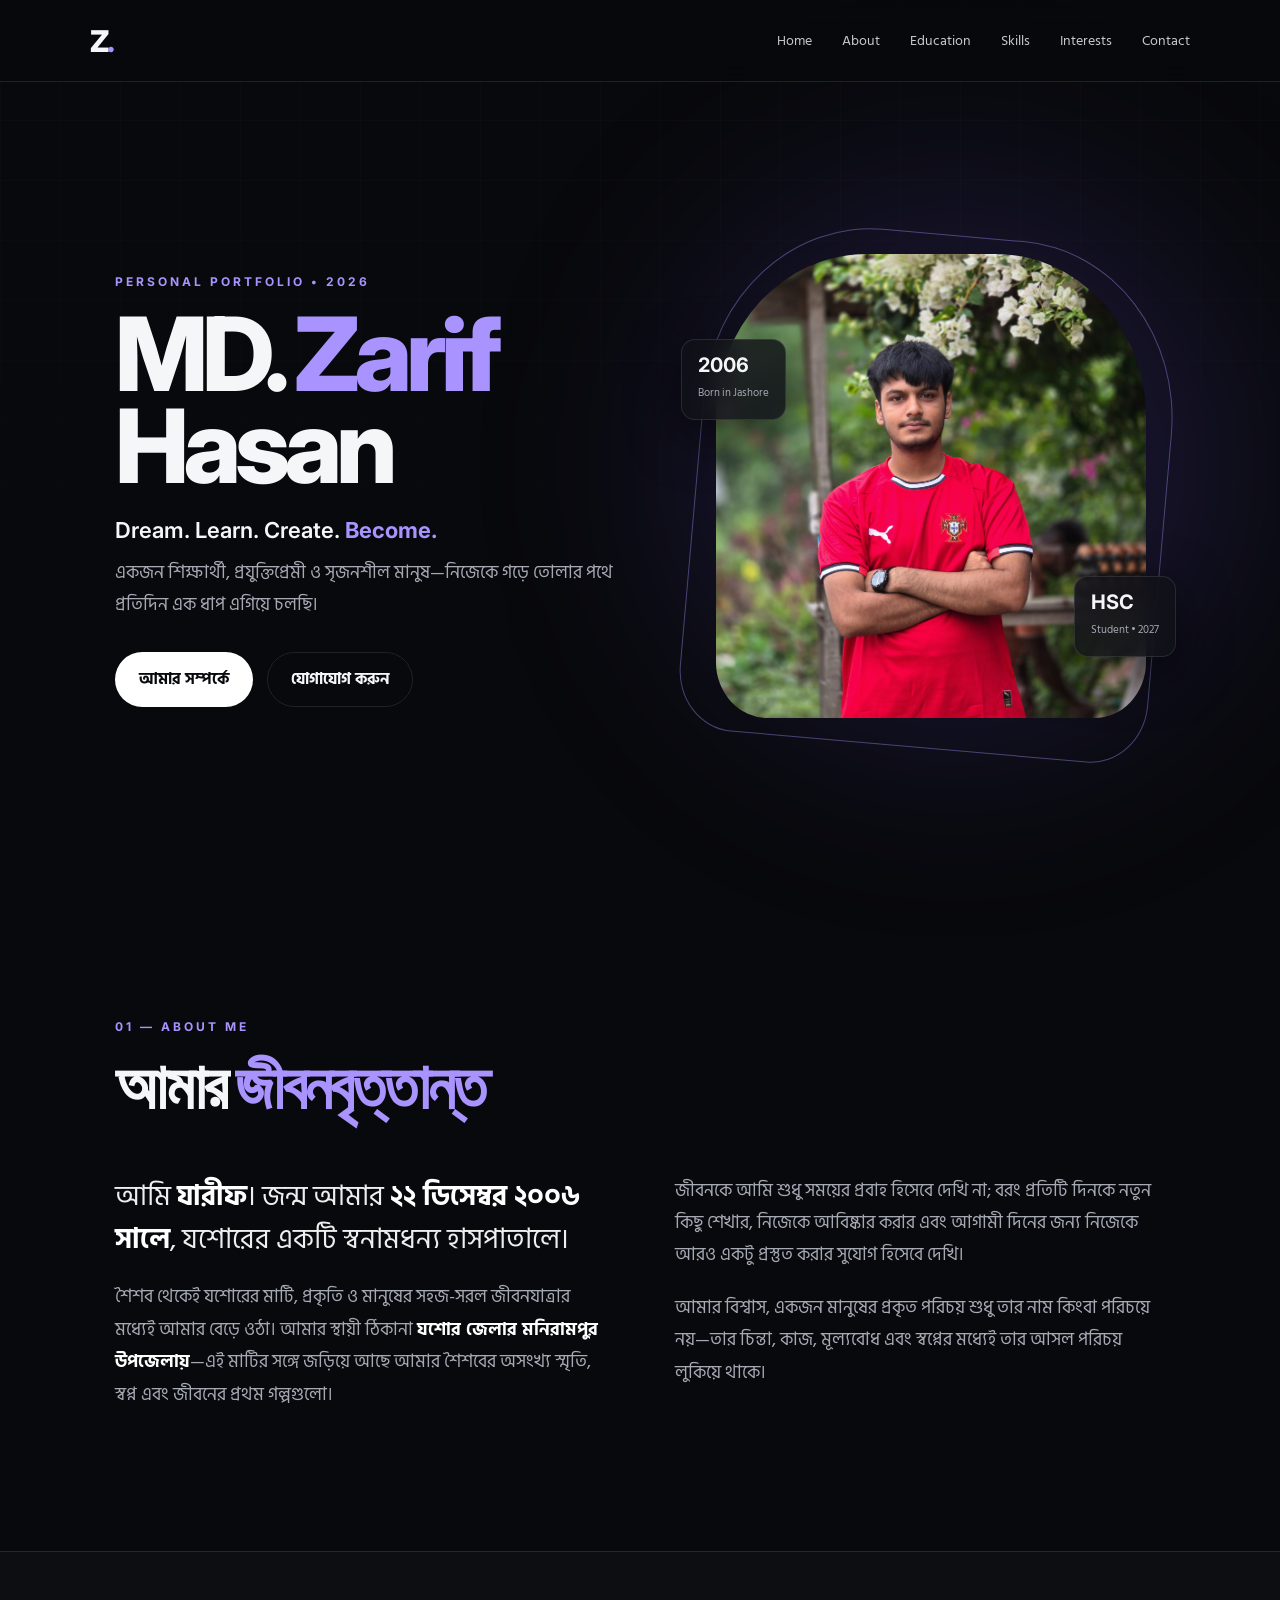
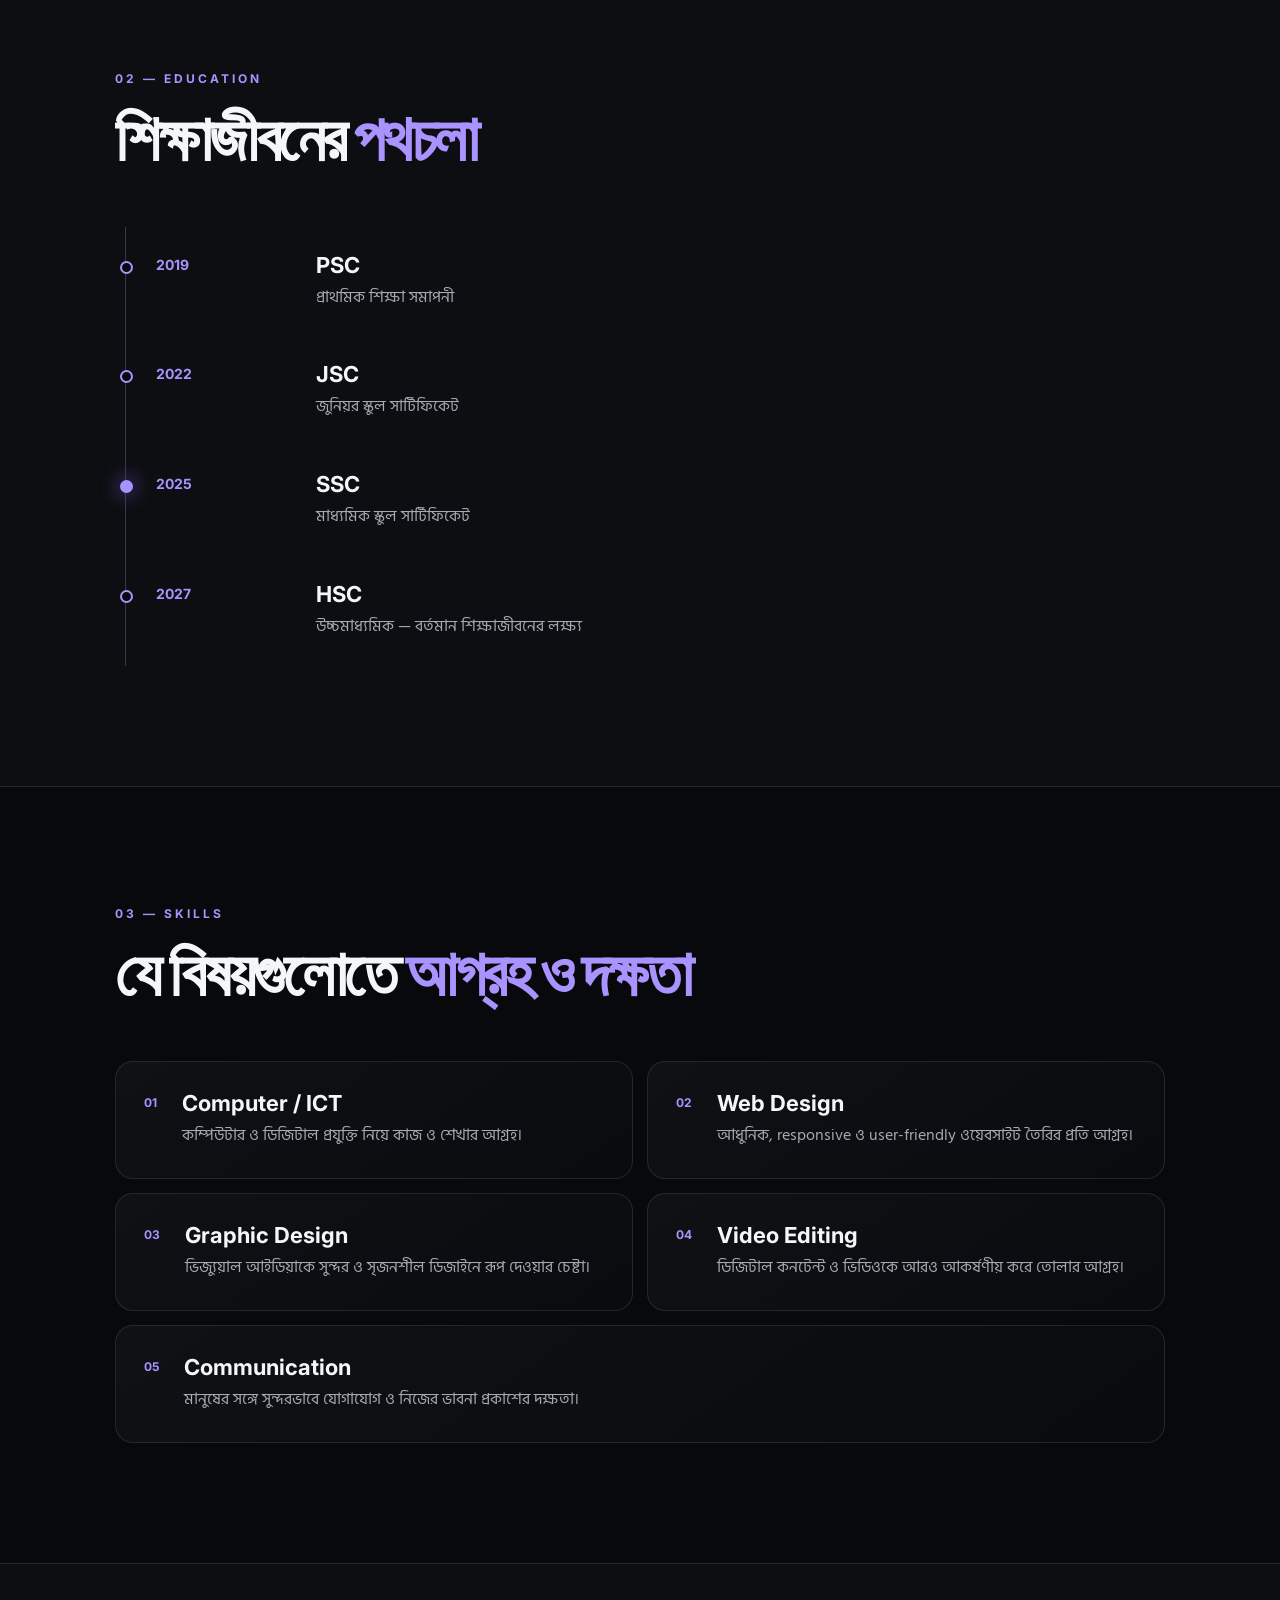
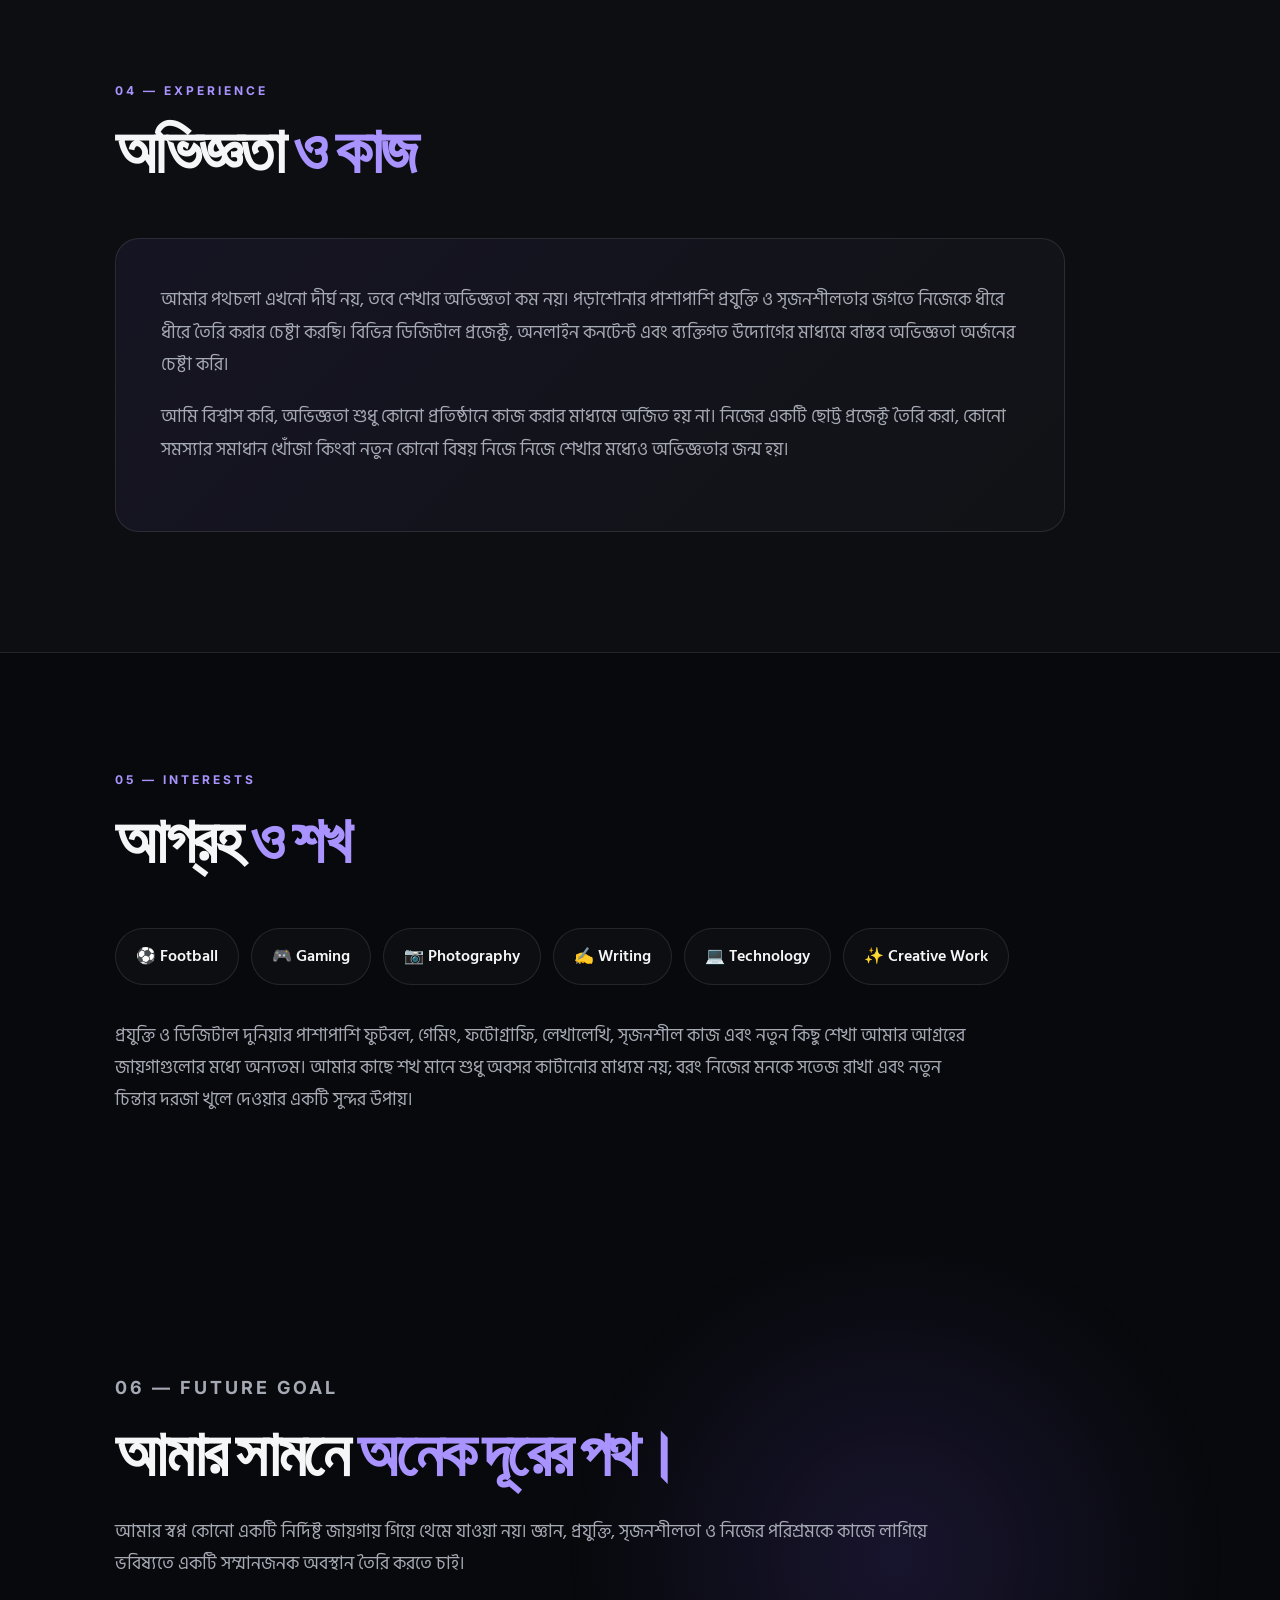
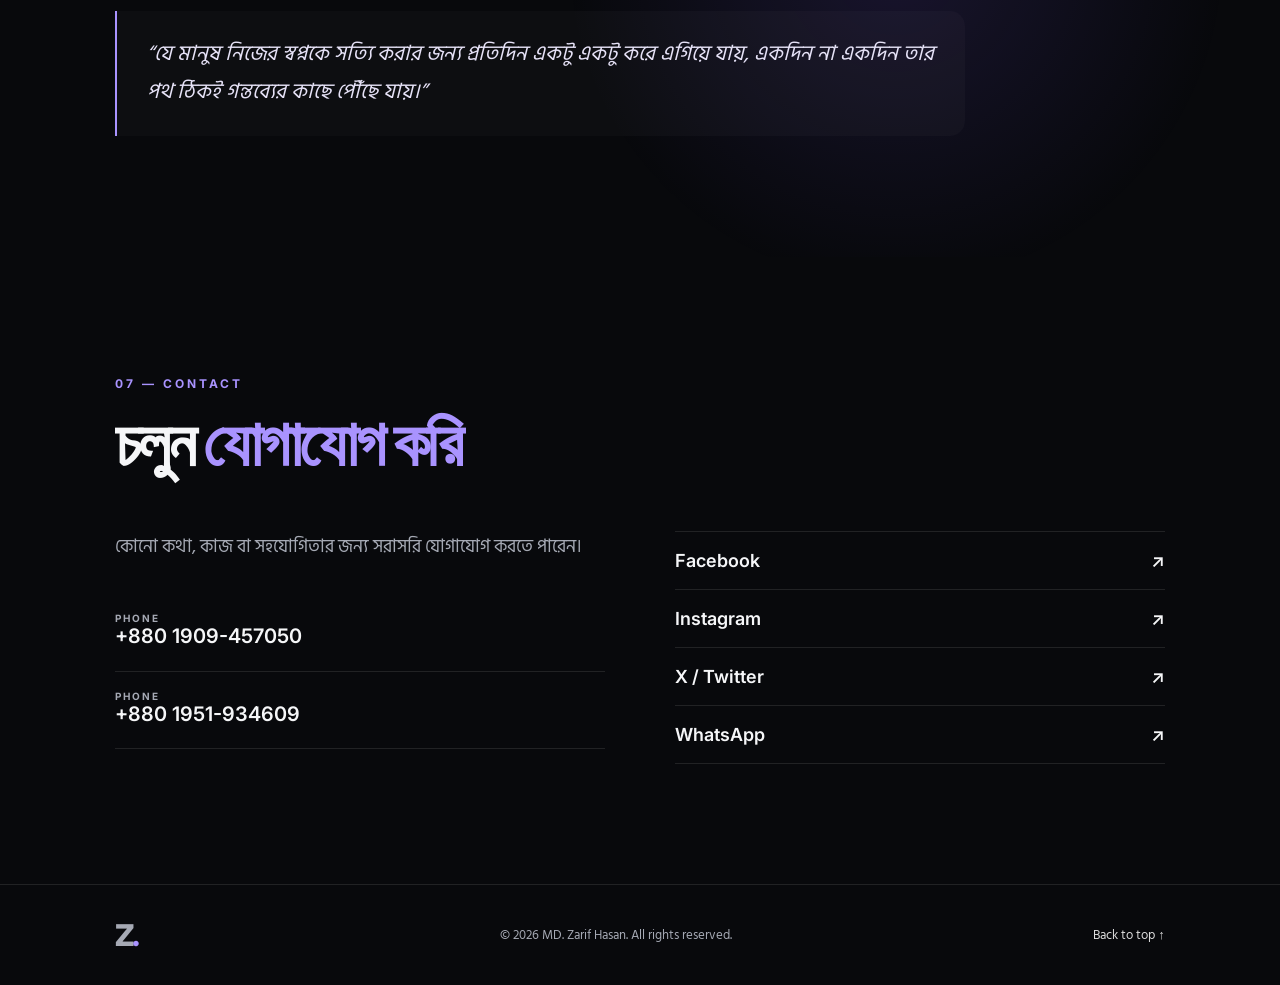
<file: index.html>
<!DOCTYPE html>
<html lang="bn">
<head>
  <meta charset="UTF-8">
  <meta name="viewport" content="width=device-width, initial-scale=1.0">
  <meta name="description" content="MD. Zarif Hasan — Personal Portfolio & Biography">
  <title>MD. Zarif Hasan | Personal Portfolio</title>
  <link rel="preconnect" href="https://fonts.googleapis.com">
  <link rel="preconnect" href="https://fonts.gstatic.com" crossorigin>
  <link href="https://fonts.googleapis.com/css2?family=Hind+Siliguri:wght@400;500;600;700&family=Inter:wght@400;500;600;700;800&display=swap" rel="stylesheet">
  <link rel="stylesheet" href="style.css">
</head>
<body>
  <div class="progress"></div>

  <header class="navbar">
    <a class="brand" href="#home">Z<span>.</span></a>
    <nav id="nav">
      <a href="#home">Home</a>
      <a href="#about">About</a>
      <a href="#education">Education</a>
      <a href="#skills">Skills</a>
      <a href="#interests">Interests</a>
      <a href="#contact">Contact</a>
    </nav>
    <button class="menu-btn" aria-label="Open menu">☰</button>
  </header>

  <main>
    <section id="home" class="hero">
      <div class="hero-glow"></div>
      <div class="hero-copy reveal">
        <p class="eyebrow">PERSONAL PORTFOLIO • 2026</p>
        <h1>MD. <span>Zarif</span><br>Hasan</h1>
        <p class="tagline">Dream. Learn. Create. <strong>Become.</strong></p>
        <p class="hero-text">একজন শিক্ষার্থী, প্রযুক্তিপ্রেমী ও সৃজনশীল মানুষ—নিজেকে গড়ে তোলার পথে প্রতিদিন এক ধাপ এগিয়ে চলছি।</p>
        <div class="hero-actions">
          <a class="btn primary" href="#about">আমার সম্পর্কে</a>
          <a class="btn ghost" href="#contact">যোগাযোগ করুন</a>
        </div>
      </div>

      <div class="hero-photo reveal">
        <div class="photo-ring"></div>
        <img src="zarif.jpg" alt="My Photo">
        <div class="floating-card card-one"><b>2006</b><small>Born in Jashore</small></div>
        <div class="floating-card card-two"><b>HSC</b><small>Student • 2027</small></div>
      </div>
    </section>

    <section id="about" class="section">
      <div class="section-head reveal">
        <p class="eyebrow">01 — ABOUT ME</p>
        <h2>আমার <span>জীবনবৃত্তান্ত</span></h2>
      </div>
      <div class="about-grid">
        <div class="about-lead reveal">
          <p class="big">আমি <strong>যারীফ</strong>। জন্ম আমার <strong>২২ ডিসেম্বর ২০০৬ সালে</strong>, যশোরের একটি স্বনামধন্য হাসপাতালে।</p>
          <p>শৈশব থেকেই যশোরের মাটি, প্রকৃতি ও মানুষের সহজ-সরল জীবনযাত্রার মধ্যেই আমার বেড়ে ওঠা। আমার স্থায়ী ঠিকানা <strong>যশোর জেলার মনিরামপুর উপজেলায়</strong>—এই মাটির সঙ্গে জড়িয়ে আছে আমার শৈশবের অসংখ্য স্মৃতি, স্বপ্ন এবং জীবনের প্রথম গল্পগুলো।</p>
        </div>
        <div class="about-text reveal">
          <p>জীবনকে আমি শুধু সময়ের প্রবাহ হিসেবে দেখি না; বরং প্রতিটি দিনকে নতুন কিছু শেখার, নিজেকে আবিষ্কার করার এবং আগামী দিনের জন্য নিজেকে আরও একটু প্রস্তুত করার সুযোগ হিসেবে দেখি।</p>
          <p>আমার বিশ্বাস, একজন মানুষের প্রকৃত পরিচয় শুধু তার নাম কিংবা পরিচয়ে নয়—তার চিন্তা, কাজ, মূল্যবোধ এবং স্বপ্নের মধ্যেই তার আসল পরিচয় লুকিয়ে থাকে।</p>
        </div>
      </div>
    </section>

    <section id="education" class="section muted">
      <div class="section-head reveal">
        <p class="eyebrow">02 — EDUCATION</p>
        <h2>শিক্ষাজীবনের <span>পথচলা</span></h2>
      </div>
      <div class="timeline">
        <div class="timeline-item reveal"><div class="year">2019</div><div><h3>PSC</h3><p>প্রাথমিক শিক্ষা সমাপনী</p></div></div>
        <div class="timeline-item reveal"><div class="year">2022</div><div><h3>JSC</h3><p>জুনিয়র স্কুল সার্টিফিকেট</p></div></div>
        <div class="timeline-item active reveal"><div class="year">2025</div><div><h3>SSC</h3><p>মাধ্যমিক স্কুল সার্টিফিকেট</p></div></div>
        <div class="timeline-item reveal"><div class="year">2027</div><div><h3>HSC</h3><p>উচ্চমাধ্যমিক — বর্তমান শিক্ষাজীবনের লক্ষ্য</p></div></div>
      </div>
    </section>

    <section id="skills" class="section">
      <div class="section-head reveal">
        <p class="eyebrow">03 — SKILLS</p>
        <h2>যে বিষয়গুলোতে <span>আগ্রহ ও দক্ষতা</span></h2>
      </div>
      <div class="skills-grid">
        <article class="skill reveal"><span>01</span><div><h3>Computer / ICT</h3><p>কম্পিউটার ও ডিজিটাল প্রযুক্তি নিয়ে কাজ ও শেখার আগ্রহ।</p></div></article>
        <article class="skill reveal"><span>02</span><div><h3>Web Design</h3><p>আধুনিক, responsive ও user-friendly ওয়েবসাইট তৈরির প্রতি আগ্রহ।</p></div></article>
        <article class="skill reveal"><span>03</span><div><h3>Graphic Design</h3><p>ভিজ্যুয়াল আইডিয়াকে সুন্দর ও সৃজনশীল ডিজাইনে রূপ দেওয়ার চেষ্টা।</p></div></article>
        <article class="skill reveal"><span>04</span><div><h3>Video Editing</h3><p>ডিজিটাল কনটেন্ট ও ভিডিওকে আরও আকর্ষণীয় করে তোলার আগ্রহ।</p></div></article>
        <article class="skill reveal"><span>05</span><div><h3>Communication</h3><p>মানুষের সঙ্গে সুন্দরভাবে যোগাযোগ ও নিজের ভাবনা প্রকাশের দক্ষতা।</p></div></article>
      </div>
    </section>

    <section id="experience" class="section muted">
      <div class="section-head reveal">
        <p class="eyebrow">04 — EXPERIENCE</p>
        <h2>অভিজ্ঞতা <span>ও কাজ</span></h2>
      </div>
      <div class="experience-box reveal">
        <p>আমার পথচলা এখনো দীর্ঘ নয়, তবে শেখার অভিজ্ঞতা কম নয়। পড়াশোনার পাশাপাশি প্রযুক্তি ও সৃজনশীলতার জগতে নিজেকে ধীরে ধীরে তৈরি করার চেষ্টা করছি। বিভিন্ন ডিজিটাল প্রজেক্ট, অনলাইন কনটেন্ট এবং ব্যক্তিগত উদ্যোগের মাধ্যমে বাস্তব অভিজ্ঞতা অর্জনের চেষ্টা করি।</p>
        <p>আমি বিশ্বাস করি, অভিজ্ঞতা শুধু কোনো প্রতিষ্ঠানে কাজ করার মাধ্যমে অর্জিত হয় না। নিজের একটি ছোট্ট প্রজেক্ট তৈরি করা, কোনো সমস্যার সমাধান খোঁজা কিংবা নতুন কোনো বিষয় নিজে নিজে শেখার মধ্যেও অভিজ্ঞতার জন্ম হয়।</p>
      </div>
    </section>

    <section id="interests" class="section">
      <div class="section-head reveal">
        <p class="eyebrow">05 — INTERESTS</p>
        <h2>আগ্রহ <span>ও শখ</span></h2>
      </div>
      <div class="interest-list reveal">
        <span>⚽ Football</span><span>🎮 Gaming</span><span>📷 Photography</span><span>✍️ Writing</span><span>💻 Technology</span><span>✨ Creative Work</span>
      </div>
      <p class="interest-copy reveal">প্রযুক্তি ও ডিজিটাল দুনিয়ার পাশাপাশি ফুটবল, গেমিং, ফটোগ্রাফি, লেখালেখি, সৃজনশীল কাজ এবং নতুন কিছু শেখা আমার আগ্রহের জায়গাগুলোর মধ্যে অন্যতম। আমার কাছে শখ মানে শুধু অবসর কাটানোর মাধ্যম নয়; বরং নিজের মনকে সতেজ রাখা এবং নতুন চিন্তার দরজা খুলে দেওয়ার একটি সুন্দর উপায়।</p>
    </section>

    <section id="goal" class="section goal">
      <div class="goal-content reveal">
        <p class="eyebrow">06 — FUTURE GOAL</p>
        <h2>আমার সামনে <span>অনেক দূরের পথ।</span></h2>
        <p>আমার স্বপ্ন কোনো একটি নির্দিষ্ট জায়গায় গিয়ে থেমে যাওয়া নয়। জ্ঞান, প্রযুক্তি, সৃজনশীলতা ও নিজের পরিশ্রমকে কাজে লাগিয়ে ভবিষ্যতে একটি সম্মানজনক অবস্থান তৈরি করতে চাই।</p>
        <blockquote>“যে মানুষ নিজের স্বপ্নকে সত্যি করার জন্য প্রতিদিন একটু একটু করে এগিয়ে যায়, একদিন না একদিন তার পথ ঠিকই গন্তব্যের কাছে পৌঁছে যায়।”</blockquote>
      </div>
    </section>

    <section id="contact" class="section contact">
      <div class="section-head reveal">
        <p class="eyebrow">07 — CONTACT</p>
        <h2>চলুন <span>যোগাযোগ করি</span></h2>
      </div>
      <div class="contact-grid">
        <div class="contact-info reveal">
          <p class="contact-intro">কোনো কথা, কাজ বা সহযোগিতার জন্য সরাসরি যোগাযোগ করতে পারেন।</p>
          <a href="tel:+8801909457050" class="contact-line"><small>PHONE</small><strong>+880 1909-457050</strong></a>
          <a href="tel:+8801951934609" class="contact-line"><small>PHONE</small><strong>+880 1951-934609</strong></a>
        </div>
        <div class="socials reveal">
          <a href="https://www.facebook.com/zarifhasan5193" target="_blank" rel="noopener">Facebook <span>↗</span></a>
          <a href="https://www.instagram.com/m.d.zarifhasan/" target="_blank" rel="noopener">Instagram <span>↗</span></a>
          <a href="https://x.com/hasanzarif339" target="_blank" rel="noopener">X / Twitter <span>↗</span></a>
          <a href="https://wa.me/8801909457050" target="_blank" rel="noopener">WhatsApp <span>↗</span></a>
        </div>
      </div>
    </section>
  </main>

  <footer>
    <div class="footer-brand">Z<span>.</span></div>
    <p>© <span id="year"></span> MD. Zarif Hasan. All rights reserved.</p>
    <a href="#home">Back to top ↑</a>
  </footer>

  <script src="script.js"></script>
</body>
</html>
</file>
<file: style.css>
*{box-sizing:border-box;margin:0;padding:0}
:root{--bg:#08090c;--surface:#101218;--text:#f5f6f8;--muted:#a5a9b4;--line:rgba(255,255,255,.1);--accent:#7c5cff;--accent2:#a993ff}
html{scroll-behavior:smooth}
body{background:var(--bg);color:var(--text);font-family:"Hind Siliguri",sans-serif;line-height:1.8;overflow-x:hidden}
body:before{content:"";position:fixed;inset:0;pointer-events:none;background-image:linear-gradient(rgba(255,255,255,.018) 1px,transparent 1px),linear-gradient(90deg,rgba(255,255,255,.018) 1px,transparent 1px);background-size:60px 60px;mask-image:linear-gradient(to bottom,black,transparent 85%);z-index:-2}
a{color:inherit;text-decoration:none}.progress{position:fixed;top:0;left:0;height:3px;width:0;background:linear-gradient(90deg,var(--accent),#d8ceff);z-index:1000}
.navbar{height:82px;display:flex;align-items:center;justify-content:space-between;padding:0 7vw;border-bottom:1px solid var(--line);position:sticky;top:0;background:rgba(8,9,12,.72);backdrop-filter:blur(18px);z-index:100}
.brand,.footer-brand{font:800 30px/1 Inter,sans-serif;letter-spacing:-2px}.brand span,.footer-brand span,h1 span,h2 span{color:var(--accent2)}
.navbar nav{display:flex;gap:30px}.navbar nav a{font-size:14px;color:#c8cad2;transition:.25s}.navbar nav a:hover{color:#fff}
.menu-btn{display:none;background:none;border:0;color:#fff;font-size:26px}
.hero{min-height:calc(100vh - 82px);display:grid;grid-template-columns:1.05fr .95fr;align-items:center;gap:5vw;padding:70px 9vw;position:relative}
.hero-glow{position:absolute;width:520px;height:520px;background:rgba(124,92,255,.18);filter:blur(110px);border-radius:50%;right:5%;top:15%;z-index:-1}
.eyebrow{font:700 12px/1.2 Inter,sans-serif;letter-spacing:3px;color:var(--accent2);margin-bottom:18px}
h1{font:800 clamp(58px,8vw,112px)/.9 Inter,sans-serif;letter-spacing:-6px;margin-bottom:25px}
.tagline{font:600 22px Inter,sans-serif;margin-bottom:14px}.tagline strong{color:var(--accent2)}
.hero-text{max-width:560px;color:var(--muted);font-size:18px}
.hero-actions{display:flex;gap:14px;margin-top:30px}.btn{padding:12px 23px;border:1px solid var(--line);border-radius:50px;font-weight:700;transition:.25s}.btn.primary{background:#fff;color:#090a0e}.btn.primary:hover{transform:translateY(-3px)}.btn.ghost:hover{border-color:var(--accent2)}
.hero-photo{position:relative;justify-self:center;width:min(430px,78vw);aspect-ratio:1/1.08}.hero-photo img{width:100%;height:100%;object-fit:cover;object-position:center;border-radius:35% 35% 12% 12%;position:relative;z-index:2;filter:saturate(.96)}
.photo-ring{position:absolute;inset:-20px;border:1px solid rgba(169,147,255,.4);border-radius:35% 35% 12% 12%;transform:rotate(5deg)}
.floating-card{position:absolute;z-index:3;background:rgba(16,18,24,.82);border:1px solid var(--line);backdrop-filter:blur(15px);padding:13px 16px;border-radius:14px;box-shadow:0 15px 50px #0008}.floating-card b{display:block;font:700 20px Inter}.floating-card small{color:var(--muted);font-size:11px}.card-one{left:-35px;top:18%}.card-two{right:-30px;bottom:15%}
.section{padding:120px 9vw}.muted{background:rgba(255,255,255,.025);border-top:1px solid var(--line);border-bottom:1px solid var(--line)}.section-head{margin-bottom:55px}h2{font:750 clamp(38px,5vw,68px)/1.05 Inter,sans-serif;letter-spacing:-3px}.about-grid{display:grid;grid-template-columns:1fr 1fr;gap:70px}.about-grid p,.experience-box p,.interest-copy,.goal-content>p{color:var(--muted);font-size:18px;margin-bottom:20px}.about-lead .big{font-size:28px;line-height:1.55;color:#eee}.about-lead strong{color:#fff}
.timeline{max-width:850px;border-left:1px solid #373947;margin-left:10px}.timeline-item{display:grid;grid-template-columns:130px 1fr;gap:30px;padding:25px 0 25px 30px;position:relative}.timeline-item:before{content:"";width:9px;height:9px;border:2px solid var(--accent2);background:var(--bg);border-radius:50%;position:absolute;left:-6px;top:34px}.timeline-item.active:before{background:var(--accent2);box-shadow:0 0 20px var(--accent)}.year{font:700 14px Inter;color:var(--accent2);padding-top:4px}.timeline h3,.skill h3{font:700 22px Inter;margin-bottom:5px}.timeline p,.skill p{color:var(--muted)}
.skills-grid{display:grid;grid-template-columns:repeat(2,1fr);gap:14px}.skill{display:flex;gap:25px;padding:28px;border:1px solid var(--line);border-radius:18px;background:linear-gradient(145deg,rgba(255,255,255,.035),rgba(255,255,255,.01));transition:.3s}.skill:hover{transform:translateY(-5px);border-color:rgba(169,147,255,.45)}.skill>span{font:700 12px Inter;color:var(--accent2);padding-top:5px}.skill:last-child{grid-column:1/-1}
.experience-box{max-width:950px;border:1px solid var(--line);border-radius:24px;padding:45px;background:linear-gradient(135deg,rgba(124,92,255,.08),rgba(255,255,255,.02))}
.interest-list{display:flex;flex-wrap:wrap;gap:12px}.interest-list span{padding:13px 20px;border:1px solid var(--line);border-radius:100px;background:rgba(255,255,255,.025);font-weight:600}.interest-copy{max-width:850px;margin-top:35px}
.goal{min-height:600px;display:flex;align-items:center;background:radial-gradient(circle at 70% 50%,rgba(124,92,255,.14),transparent 35%)}.goal-content{max-width:850px}.goal h2{margin-bottom:30px}.goal blockquote{margin-top:30px;padding:25px 30px;border-left:2px solid var(--accent2);font-size:21px;color:#e6e2f7;font-style:italic;background:rgba(255,255,255,.025);border-radius:0 15px 15px 0}
.contact-grid{display:grid;grid-template-columns:1fr 1fr;gap:70px}.contact-intro{color:var(--muted);font-size:18px;margin-bottom:30px}.contact-line{display:block;padding:18px 0;border-bottom:1px solid var(--line)}.contact-line small{display:block;color:var(--muted);font:700 10px Inter;letter-spacing:2px}.contact-line strong{font:600 20px Inter}.socials{border-top:1px solid var(--line)}.socials a{display:flex;justify-content:space-between;padding:18px 0;border-bottom:1px solid var(--line);font:600 18px Inter;transition:.2s}.socials a:hover{padding-left:10px;color:var(--accent2)}
footer{display:flex;justify-content:space-between;align-items:center;padding:35px 9vw;border-top:1px solid var(--line);color:var(--muted);font-size:13px}footer a{color:#ddd}
.reveal{opacity:0;transform:translateY(24px);transition:opacity .7s ease,transform .7s ease}.reveal.show{opacity:1;transform:none}
@media(max-width:800px){.navbar{padding:0 6vw}.navbar nav{display:none;position:absolute;top:82px;left:0;right:0;padding:20px 6vw;background:rgba(8,9,12,.97);border-bottom:1px solid var(--line);flex-direction:column;gap:16px}.navbar nav.open{display:flex}.menu-btn{display:block}.hero{grid-template-columns:1fr;padding:70px 7vw;min-height:auto}.hero-copy{order:2}.hero-photo{order:1;width:min(360px,82vw)}h1{letter-spacing:-4px}.about-grid,.contact-grid{grid-template-columns:1fr;gap:35px}.skills-grid{grid-template-columns:1fr}.skill:last-child{grid-column:auto}.section{padding:85px 7vw}.timeline-item{grid-template-columns:80px 1fr;gap:18px}.card-one{left:-15px}.card-two{right:-15px}footer{padding:30px 7vw;gap:15px;flex-wrap:wrap}}
@media(max-width:480px){h1{font-size:52px}.hero-text{font-size:16px}.hero-actions{flex-wrap:wrap}.floating-card{padding:9px 11px}.floating-card b{font-size:16px}.section-head{margin-bottom:38px}h2{letter-spacing:-2px}.about-lead .big{font-size:23px}.timeline-item{padding-left:20px}.experience-box{padding:28px 22px}}
</file>
